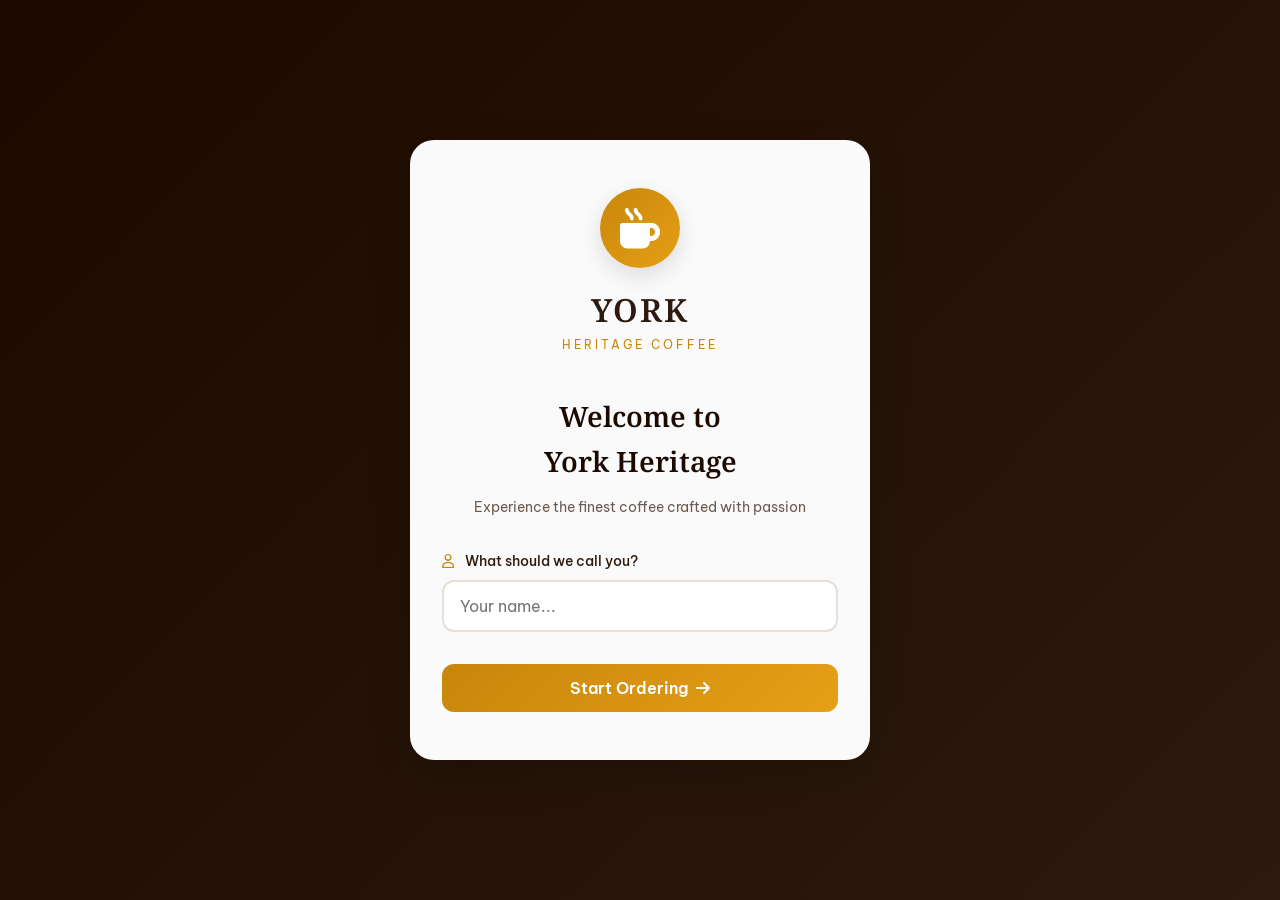
<file: index.html>
<!DOCTYPE html>
<html lang="id">
<head>
    <meta charset="UTF-8">
    <meta name="viewport" content="width=device-width, initial-scale=1.0, viewport-fit=cover">
    <title>York Heritage Cafe</title>
    <link rel="preconnect" href="https://fonts.googleapis.com">
    <link rel="preconnect" href="https://fonts.gstatic.com" crossorigin>
    <link href="https://fonts.googleapis.com/css2?family=Noto+Serif:wght@400;500;600;700&family=Be+Vietnam+Pro:wght@300;400;500;600&display=swap" rel="stylesheet">
    <link rel="stylesheet" href="https://cdnjs.cloudflare.com/ajax/libs/font-awesome/6.4.0/css/all.min.css">
    <link rel="stylesheet" href="css/style.css">
</head>
<body class="landing-page">
    <div class="welcome-container">
        <div class="welcome-card">
            <div class="logo-wrapper">
                <div class="logo-icon">
                    <i class="fa-solid fa-mug-hot"></i>
                </div>
                <h1 class="logo-text">YORK</h1>
                <p class="logo-tagline">Heritage Coffee</p>
            </div>
            
            <div class="welcome-content">
                <h2 class="welcome-title">Welcome to<br>York Heritage</h2>
                <p class="welcome-subtitle">Experience the finest coffee crafted with passion</p>
                
                <div class="input-group">
                    <label for="customerName">
                        <i class="fa-regular fa-user"></i>
                        What should we call you?
                    </label>
                    <input type="text" id="customerName" placeholder="Your name..." class="elegant-input" autocomplete="off">
                </div>
                
                <button id="startOrderBtn" class="btn-primary btn-large">
                    <span>Start Ordering</span>
                    <i class="fa-solid fa-arrow-right"></i>
                </button>
            </div>
        </div>
        
        <div class="decorative-elements">
            <div class="coffee-bean bean-1"></div>
            <div class="coffee-bean bean-2"></div>
        </div>
    </div>

    <script src="js/utils.js"></script>
    <script>
        // Handle start ordering
        document.getElementById('startOrderBtn')?.addEventListener('click', () => {
            const name = document.getElementById('customerName')?.value.trim();
            if (!name) {
                alert('Please enter your name to continue');
                return;
            }
            localStorage.setItem('customerName', name);
            window.location.href = 'menu.html';
        });
        
        document.getElementById('customerName')?.addEventListener('keypress', (e) => {
            if (e.key === 'Enter') {
                document.getElementById('startOrderBtn')?.click();
            }
        });
    </script>
</body>
</html>
</file>
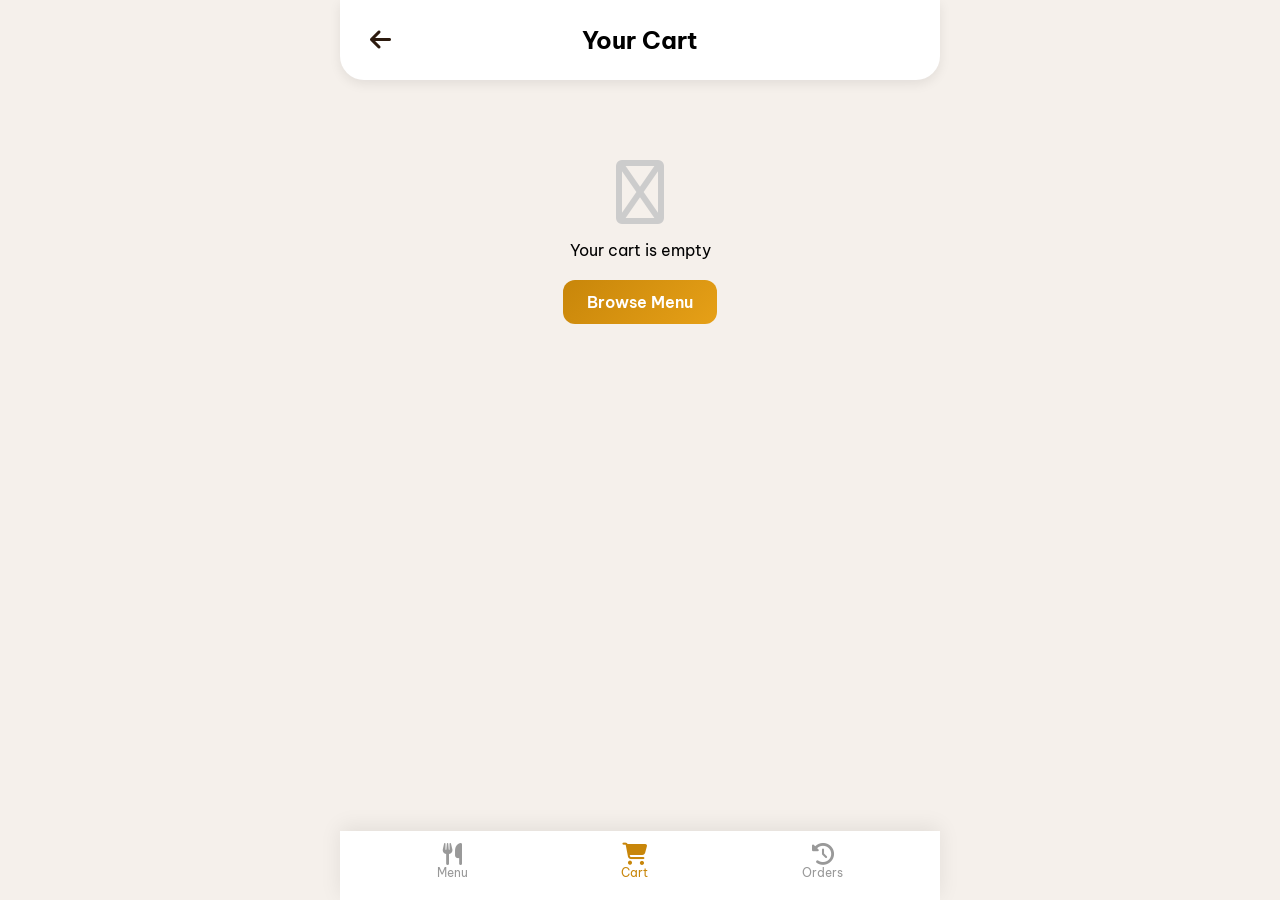
<file: cart.html>
<!DOCTYPE html>
<html lang="id">
<head>
    <meta charset="UTF-8">
    <meta name="viewport" content="width=device-width, initial-scale=1.0">
    <title>Your Cart - York Heritage</title>
    <link href="https://fonts.googleapis.com/css2?family=Noto+Serif:wght@400;500;600;700&family=Be+Vietnam+Pro:wght@300;400;500;600&display=swap" rel="stylesheet">
    <link rel="stylesheet" href="https://cdnjs.cloudflare.com/ajax/libs/font-awesome/6.4.0/css/all.min.css">
    <style>
        * { margin: 0; padding: 0; box-sizing: border-box; }
        :root {
            --primary: #C8860A;
            --secondary: #2C1A0E;
            --bg-neutral: #F5F0EB;
            --radius-md: 16px;
            --radius-sm: 12px;
            --shadow-sm: 0 4px 12px rgba(0,0,0,0.08);
        }
        body {
            font-family: 'Be Vietnam Pro', sans-serif;
            background: var(--bg-neutral);
        }
        .app-container {
            max-width: 600px;
            margin: 0 auto;
            background: var(--bg-neutral);
            min-height: 100vh;
            padding-bottom: 80px;
        }
        .cafe-header {
            background: white;
            padding: 20px;
            border-bottom-left-radius: 24px;
            border-bottom-right-radius: 24px;
            box-shadow: var(--shadow-sm);
            position: sticky;
            top: 0;
            z-index: 10;
        }
        .header-top {
            display: flex;
            justify-content: space-between;
            align-items: center;
        }
        .back-btn {
            background: none;
            border: none;
            font-size: 24px;
            cursor: pointer;
            color: var(--secondary);
            width: 40px;
            height: 40px;
            border-radius: 50%;
            transition: background 0.3s;
        }
        .back-btn:hover {
            background: var(--bg-neutral);
        }
        .cart-items-container {
            padding: 20px;
            min-height: 300px;
        }
        .cart-item {
            background: white;
            border-radius: var(--radius-md);
            padding: 16px;
            margin-bottom: 12px;
            display: flex;
            justify-content: space-between;
            align-items: center;
            box-shadow: var(--shadow-sm);
        }
        .cart-item-info {
            flex: 1;
        }
        .cart-item-info h4 {
            font-size: 16px;
            margin-bottom: 4px;
        }
        .cart-item-price {
            color: var(--primary);
            font-weight: 600;
        }
        .item-notes {
            color: #999;
            font-size: 12px;
            display: block;
            margin-top: 4px;
        }
        .quantity-controls {
            display: flex;
            align-items: center;
            gap: 12px;
        }
        .quantity-btn {
            width: 32px;
            height: 32px;
            border-radius: 50%;
            border: 1px solid #E8E0D8;
            background: white;
            cursor: pointer;
            transition: all 0.2s;
        }
        .quantity-btn:hover {
            background: var(--primary);
            color: white;
            border-color: var(--primary);
        }
        .remove-btn {
            background: none;
            border: none;
            color: #f44336;
            cursor: pointer;
            padding: 8px;
            font-size: 16px;
            transition: transform 0.2s;
        }
        .remove-btn:hover {
            transform: scale(1.1);
        }
        .cart-summary {
            background: white;
            border-radius: var(--radius-lg);
            margin: 20px;
            padding: 20px;
            box-shadow: var(--shadow-sm);
        }
        .total-row {
            display: flex;
            justify-content: space-between;
            padding: 12px 0;
            border-bottom: 1px solid #E8E0D8;
        }
        .grand-total {
            font-size: 18px;
            font-weight: 700;
            border-bottom: none;
            padding-top: 16px;
            color: var(--secondary);
        }
        .btn-primary {
            width: 100%;
            padding: 14px 24px;
            background: linear-gradient(135deg, var(--primary), #E6A017);
            color: white;
            border: none;
            border-radius: var(--radius-sm);
            font-family: 'Be Vietnam Pro', sans-serif;
            font-weight: 600;
            font-size: 16px;
            cursor: pointer;
            transition: all 0.3s;
            margin-top: 20px;
        }
        .btn-primary:hover {
            transform: translateY(-2px);
            box-shadow: var(--shadow-sm);
        }
        .btn-primary:disabled {
            opacity: 0.5;
            cursor: not-allowed;
        }
        .empty-cart {
            text-align: center;
            padding: 60px 20px;
        }
        .empty-cart i {
            font-size: 64px;
            color: #ccc;
            margin-bottom: 16px;
        }
        .bottom-nav {
            position: fixed;
            bottom: 0;
            left: 0;
            right: 0;
            background: white;
            display: flex;
            justify-content: space-around;
            padding: 12px 20px 20px;
            max-width: 600px;
            margin: 0 auto;
            z-index: 100;
            box-shadow: 0 -4px 20px rgba(0,0,0,0.08);
        }
        .nav-item {
            display: flex;
            flex-direction: column;
            align-items: center;
            text-decoration: none;
            color: #999;
            transition: color 0.3s;
        }
        .nav-item.active {
            color: var(--primary);
        }
        .nav-item i {
            font-size: 22px;
        }
        .nav-item span {
            font-size: 12px;
        }
        .toast {
            position: fixed;
            bottom: 100px;
            left: 50%;
            transform: translateX(-50%);
            background: white;
            padding: 12px 20px;
            border-radius: 50px;
            box-shadow: 0 4px 12px rgba(0,0,0,0.15);
            z-index: 2000;
            animation: slideUp 0.3s ease-out;
        }
        @keyframes slideUp {
            from { opacity: 0; transform: translateX(-50%) translateY(20px); }
            to { opacity: 1; transform: translateX(-50%) translateY(0); }
        }
    </style>
</head>
<body>
    <div class="app-container">
        <header class="cafe-header">
            <div class="header-top">
                <button class="back-btn" onclick="history.back()">
                    <i class="fa-solid fa-arrow-left"></i>
                </button>
                <h2>Your Cart</h2>
                <div style="width: 40px;"></div>
            </div>
        </header>

        <div id="cartItems" class="cart-items-container">
            <div class="loading-spinner">
                <i class="fa-solid fa-spinner fa-spin"></i>
                <p>Loading cart...</p>
            </div>
        </div>

        <div class="cart-summary" id="cartSummary" style="display: none;">
            <div class="total-row">
                <span>Subtotal</span>
                <span id="subtotal">Rp 0</span>
            </div>
            <div class="total-row">
                <span>Service (5%)</span>
                <span id="serviceCharge">Rp 0</span>
            </div>
            <div class="total-row grand-total">
                <span>Total</span>
                <span id="grandTotal">Rp 0</span>
            </div>
            <button id="checkoutBtn" class="btn-primary">
                Proceed to Checkout
                <i class="fa-solid fa-arrow-right"></i>
            </button>
        </div>

        <nav class="bottom-nav">
            <a href="menu.html" class="nav-item">
                <i class="fa-solid fa-utensils"></i>
                <span>Menu</span>
            </a>
            <a href="cart.html" class="nav-item active">
                <i class="fa-solid fa-cart-shopping"></i>
                <span>Cart</span>
            </a>
            <a href="orders.html" class="nav-item">
                <i class="fa-solid fa-clock-rotate-left"></i>
                <span>Orders</span>
            </a>
        </nav>
    </div>

    <script>
        // ============ CART FUNCTIONS ============
        const CART_KEY = 'york_cart';
        
        function getCart() {
            const cart = localStorage.getItem(CART_KEY);
            return cart ? JSON.parse(cart) : [];
        }
        
        function saveCart(cart) {
            localStorage.setItem(CART_KEY, JSON.stringify(cart));
            updateCartBadge();
            displayCart();
        }
        
        function updateCartBadge() {
            const cart = getCart();
            const totalItems = cart.reduce((sum, item) => sum + item.quantity, 0);
            const badge = document.getElementById('cartBadge');
            if (badge) {
                badge.textContent = totalItems;
                badge.style.display = totalItems > 0 ? 'flex' : 'none';
            }
        }
        
        function formatPrice(price) {
            return new Intl.NumberFormat('id-ID').format(price);
        }
        
        function showToast(message, isError = false) {
            const toast = document.createElement('div');
            toast.className = 'toast';
            toast.style.background = isError ? '#ffebee' : '#e8f5e9';
            toast.style.color = isError ? '#c62828' : '#2e7d32';
            toast.innerHTML = message;
            document.body.appendChild(toast);
            setTimeout(() => toast.remove(), 3000);
        }
        
        function displayCart() {
            const cart = getCart();
            const container = document.getElementById('cartItems');
            const summaryDiv = document.getElementById('cartSummary');
            
            if (!cart || cart.length === 0) {
                container.innerHTML = `
                    <div class="empty-cart">
                        <i class="fa-regular fa-cart-shopping"></i>
                        <p>Your cart is empty</p>
                        <a href="menu.html" class="btn-primary" style="display: inline-block; width: auto; padding: 12px 24px; text-decoration: none;">Browse Menu</a>
                    </div>
                `;
                summaryDiv.style.display = 'none';
                return;
            }
            
            container.innerHTML = cart.map((item, index) => `
                <div class="cart-item" data-index="${index}">
                    <div class="cart-item-info">
                        <h4>${escapeHtml(item.name)}</h4>
                        <p class="cart-item-price">Rp ${formatPrice(item.price)}</p>
                        ${item.notes ? `<small class="item-notes">Note: ${escapeHtml(item.notes)}</small>` : ''}
                    </div>
                    <div class="quantity-controls">
                        <button class="quantity-btn" onclick="updateQuantity(${index}, -1)">-</button>
                        <span style="min-width: 30px; text-align: center;">${item.quantity}</span>
                        <button class="quantity-btn" onclick="updateQuantity(${index}, 1)">+</button>
                        <button class="remove-btn" onclick="removeFromCart(${index})">
                            <i class="fa-regular fa-trash-alt"></i>
                        </button>
                    </div>
                </div>
            `).join('');
            
            summaryDiv.style.display = 'block';
            updateCartTotals();
        }
        
        function updateCartTotals() {
            const cart = getCart();
            const subtotal = cart.reduce((sum, item) => sum + (item.price * item.quantity), 0);
            const service = subtotal * 0.05;
            const total = subtotal + service;
            
            document.getElementById('subtotal').textContent = `Rp ${formatPrice(subtotal)}`;
            document.getElementById('serviceCharge').textContent = `Rp ${formatPrice(service)}`;
            document.getElementById('grandTotal').textContent = `Rp ${formatPrice(total)}`;
        }
        
        function updateQuantity(index, delta) {
            const cart = getCart();
            const newQuantity = cart[index].quantity + delta;
            
            if (newQuantity <= 0) {
                cart.splice(index, 1);
            } else {
                cart[index].quantity = newQuantity;
            }
            
            saveCart(cart);
        }
        
        function removeFromCart(index) {
            const cart = getCart();
            cart.splice(index, 1);
            saveCart(cart);
            showToast('Item removed from cart');
        }
        
        function escapeHtml(text) {
            if (!text) return '';
            const div = document.createElement('div');
            div.textContent = text;
            return div.innerHTML;
        }
        
        // ============ CHECKOUT ============
        document.getElementById('checkoutBtn')?.addEventListener('click', () => {
            const cart = getCart();
            if (cart.length === 0) {
                showToast('Your cart is empty', true);
                return;
            }
            window.location.href = 'checkout.html';
        });
        
        // Initialize
        displayCart();
        
        // Make functions global for onclick
        window.updateQuantity = updateQuantity;
        window.removeFromCart = removeFromCart;
    </script>
</body>
</html>
</file>
<file: css/style.css>
/* Global Variables & Reset */
:root {
    --primary: #C8860A;
    --secondary: #2C1A0E;
    --tertiary: #1C0A00;
    --bg-neutral: #F5F0EB;
    --text-dark: #1a1a1a;
    --text-light: #6B5B4F;
    --shadow-sm: 0 4px 12px rgba(0,0,0,0.08);
    --shadow-md: 0 8px 24px rgba(0,0,0,0.12);
    --shadow-lg: 0 16px 40px rgba(0,0,0,0.16);
    --radius-sm: 12px;
    --radius-md: 16px;
    --radius-lg: 24px;
    --transition: all 0.3s cubic-bezier(0.4, 0, 0.2, 1);
}

* {
    margin: 0;
    padding: 0;
    box-sizing: border-box;
}

body {
    font-family: 'Be Vietnam Pro', sans-serif;
    background: var(--bg-neutral);
    color: var(--text-dark);
    line-height: 1.6;
    min-height: 100vh;
}

/* Typography */
h1, h2, h3, h4, .logo-text, .cafe-name {
    font-family: 'Noto Serif', serif;
    font-weight: 600;
}

/* Landing Page Styles */
.landing-page {
    background: linear-gradient(135deg, var(--tertiary) 0%, var(--secondary) 100%);
    display: flex;
    align-items: center;
    justify-content: center;
    min-height: 100vh;
    position: relative;
    overflow: hidden;
}

.welcome-container {
    width: 100%;
    max-width: 500px;
    padding: 20px;
    position: relative;
    z-index: 2;
}

.welcome-card {
    background: rgba(255, 255, 255, 0.98);
    border-radius: var(--radius-lg);
    padding: 48px 32px;
    box-shadow: var(--shadow-lg);
    backdrop-filter: blur(10px);
    animation: slideUp 0.6s ease-out;
}

@keyframes slideUp {
    from {
        opacity: 0;
        transform: translateY(30px);
    }
    to {
        opacity: 1;
        transform: translateY(0);
    }
}

.logo-wrapper {
    text-align: center;
    margin-bottom: 40px;
}

.logo-icon {
    width: 80px;
    height: 80px;
    background: linear-gradient(135deg, var(--primary), #E6A017);
    border-radius: 50%;
    display: flex;
    align-items: center;
    justify-content: center;
    margin: 0 auto 16px;
    box-shadow: var(--shadow-md);
}

.logo-icon i {
    font-size: 40px;
    color: white;
}

.logo-text {
    font-size: 32px;
    color: var(--secondary);
    letter-spacing: 2px;
}

.logo-tagline {
    color: var(--primary);
    font-size: 12px;
    letter-spacing: 3px;
    text-transform: uppercase;
}

.welcome-title {
    font-size: 28px;
    text-align: center;
    margin-bottom: 12px;
    color: var(--tertiary);
}

.welcome-subtitle {
    text-align: center;
    color: var(--text-light);
    margin-bottom: 32px;
    font-size: 14px;
}

.input-group {
    margin-bottom: 32px;
}

.input-group label {
    display: block;
    margin-bottom: 8px;
    color: var(--secondary);
    font-weight: 500;
    font-size: 14px;
}

.input-group label i {
    margin-right: 8px;
    color: var(--primary);
}

.elegant-input {
    width: 100%;
    padding: 14px 16px;
    border: 2px solid #E8E0D8;
    border-radius: var(--radius-sm);
    font-family: 'Be Vietnam Pro', sans-serif;
    font-size: 16px;
    transition: var(--transition);
    background: white;
}

.elegant-input:focus {
    outline: none;
    border-color: var(--primary);
    box-shadow: 0 0 0 3px rgba(200, 134, 10, 0.1);
}

.btn-primary {
    width: 100%;
    padding: 14px 24px;
    background: linear-gradient(135deg, var(--primary), #E6A017);
    color: white;
    border: none;
    border-radius: var(--radius-sm);
    font-family: 'Be Vietnam Pro', sans-serif;
    font-weight: 600;
    font-size: 16px;
    cursor: pointer;
    transition: var(--transition);
    display: flex;
    align-items: center;
    justify-content: center;
    gap: 8px;
}

.btn-primary:hover {
    transform: translateY(-2px);
    box-shadow: var(--shadow-md);
}

/* App Container */
.app-container {
    max-width: 600px;
    margin: 0 auto;
    background: var(--bg-neutral);
    min-height: 100vh;
    position: relative;
    padding-bottom: 80px;
}

/* Cafe Header */
.cafe-header {
    background: white;
    padding: 20px;
    border-bottom-left-radius: var(--radius-lg);
    border-bottom-right-radius: var(--radius-lg);
    box-shadow: var(--shadow-sm);
    position: sticky;
    top: 0;
    z-index: 10;
}

.header-top {
    display: flex;
    justify-content: space-between;
    align-items: center;
    margin-bottom: 16px;
}

.cafe-name {
    font-size: 20px;
    color: var(--secondary);
}

.cafe-location {
    font-size: 12px;
    color: var(--text-light);
}

.customer-badge {
    background: var(--bg-neutral);
    padding: 8px 12px;
    border-radius: 20px;
    font-size: 14px;
    color: var(--secondary);
}

.customer-badge i {
    margin-right: 6px;
    color: var(--primary);
}

/* Search */
.search-container {
    position: relative;
}

.search-container i {
    position: absolute;
    left: 14px;
    top: 50%;
    transform: translateY(-50%);
    color: var(--text-light);
}

.search-input {
    width: 100%;
    padding: 12px 16px 12px 42px;
    border: 1px solid #E8E0D8;
    border-radius: var(--radius-sm);
    font-family: 'Be Vietnam Pro', sans-serif;
    font-size: 14px;
    transition: var(--transition);
}

.search-input:focus {
    outline: none;
    border-color: var(--primary);
}

/* Category Tabs */
.category-tabs {
    display: flex;
    gap: 12px;
    padding: 20px;
    background: var(--bg-neutral);
    position: sticky;
    top: 110px;
    z-index: 9;
    overflow-x: auto;
}

.tab-btn {
    padding: 10px 20px;
    background: white;
    border: none;
    border-radius: 30px;
    font-family: 'Be Vietnam Pro', sans-serif;
    font-weight: 500;
    cursor: pointer;
    transition: var(--transition);
    white-space: nowrap;
    color: var(--text-light);
}

.tab-btn.active {
    background: var(--primary);
    color: white;
    box-shadow: var(--shadow-sm);
}

/* Menu Grid */
.menu-grid {
    padding: 0 20px 100px 20px;
    display: grid;
    gap: 16px;
}

.menu-card {
    background: white;
    border-radius: var(--radius-md);
    overflow: hidden;
    display: flex;
    gap: 16px;
    padding: 12px;
    transition: var(--transition);
    cursor: pointer;
    box-shadow: var(--shadow-sm);
}

.menu-card:hover {
    transform: translateY(-4px);
    box-shadow: var(--shadow-md);
}

.menu-image {
    width: 80px;
    height: 80px;
    border-radius: var(--radius-sm);
    object-fit: cover;
    background: var(--bg-neutral);
}

.menu-info {
    flex: 1;
}

.menu-name {
    font-weight: 600;
    font-size: 16px;
    margin-bottom: 4px;
    color: var(--secondary);
}

.menu-price {
    color: var(--primary);
    font-weight: 600;
    font-size: 15px;
}

.add-to-cart-btn {
    background: var(--primary);
    color: white;
    border: none;
    width: 36px;
    height: 36px;
    border-radius: 50%;
    cursor: pointer;
    transition: var(--transition);
    align-self: center;
}

.add-to-cart-btn:hover {
    transform: scale(1.1);
    background: #E6A017;
}

/* Floating Cart */
.floating-cart {
    position: fixed;
    bottom: 90px;
    right: 20px;
    width: 56px;
    height: 56px;
    background: var(--primary);
    border: none;
    border-radius: 50%;
    color: white;
    font-size: 24px;
    cursor: pointer;
    box-shadow: var(--shadow-lg);
    transition: var(--transition);
    z-index: 100;
}

.floating-cart:hover {
    transform: scale(1.1);
}

.cart-badge {
    position: absolute;
    top: -5px;
    right: -5px;
    background: var(--secondary);
    color: white;
    font-size: 12px;
    padding: 4px 8px;
    border-radius: 20px;
    min-width: 20px;
}

/* Bottom Navigation */
.bottom-nav {
    position: fixed;
    bottom: 0;
    left: 0;
    right: 0;
    background: white;
    display: flex;
    justify-content: space-around;
    padding: 12px 20px 20px;
    box-shadow: 0 -4px 20px rgba(0,0,0,0.08);
    max-width: 600px;
    margin: 0 auto;
    z-index: 100;
}

.nav-item {
    display: flex;
    flex-direction: column;
    align-items: center;
    gap: 4px;
    text-decoration: none;
    color: var(--text-light);
    transition: var(--transition);
}

.nav-item.active {
    color: var(--primary);
}

.nav-item i {
    font-size: 22px;
}

.nav-item span {
    font-size: 12px;
}

/* Modal */
.modal {
    display: none;
    position: fixed;
    top: 0;
    left: 0;
    right: 0;
    bottom: 0;
    background: rgba(0,0,0,0.8);
    z-index: 1000;
    align-items: center;
    justify-content: center;
    padding: 20px;
}

.modal-content {
    background: white;
    border-radius: var(--radius-lg);
    max-width: 500px;
    width: 100%;
    max-height: 90vh;
    overflow-y: auto;
    position: relative;
    animation: slideUp 0.3s ease-out;
}

.modal-close {
    position: absolute;
    top: 16px;
    right: 16px;
    background: white;
    border: none;
    font-size: 28px;
    cursor: pointer;
    width: 36px;
    height: 36px;
    border-radius: 50%;
    display: flex;
    align-items: center;
    justify-content: center;
    z-index: 1;
}

/* Cart Items */
.cart-item {
    background: white;
    border-radius: var(--radius-md);
    padding: 16px;
    margin-bottom: 12px;
    display: flex;
    justify-content: space-between;
    align-items: center;
    box-shadow: var(--shadow-sm);
}

.cart-item-info h4 {
    font-size: 16px;
    margin-bottom: 4px;
}

.cart-item-price {
    color: var(--primary);
    font-weight: 600;
}

.quantity-controls {
    display: flex;
    align-items: center;
    gap: 12px;
}

.quantity-btn {
    width: 32px;
    height: 32px;
    border-radius: 50%;
    border: 1px solid #E8E0D8;
    background: white;
    cursor: pointer;
    transition: var(--transition);
}

/* Waiting Order Page */
.waiting-container {
    max-width: 600px;
    margin: 0 auto;
    min-height: 100vh;
    background: linear-gradient(135deg, var(--tertiary), var(--secondary));
    padding: 40px 20px;
}

.order-status-card {
    background: white;
    border-radius: var(--radius-lg);
    padding: 32px;
    text-align: center;
}

.status-icon {
    width: 80px;
    height: 80px;
    margin: 0 auto 24px;
    background: var(--bg-neutral);
    border-radius: 50%;
    display: flex;
    align-items: center;
    justify-content: center;
}

.status-icon i {
    font-size: 40px;
    color: var(--primary);
}

.status-badge {
    display: inline-block;
    padding: 8px 20px;
    border-radius: 30px;
    font-weight: 600;
    margin: 16px 0;
}

.status-pending {
    background: #FFF3E0;
    color: #FF9800;
}

.status-processing {
    background: #E3F2FD;
    color: #2196F3;
}

.status-completed {
    background: #E8F5E9;
    color: #4CAF50;
}

/* Animations */
@keyframes spin {
    to { transform: rotate(360deg); }
}

.loading-spinner {
    text-align: center;
    padding: 40px;
}

.loading-spinner i {
    font-size: 40px;
    color: var(--primary);
    animation: spin 1s linear infinite;
}

/* Responsive *
@media (max-width: 480px) {
    .menu-card {
        padding: 10px;
    }
    
    .menu-image {
        width: 70px;
        height: 70px;
    }
    
    .welcome-card {
        padding: 32px 24px;
    }
}

/* Glassmorphism */
.glass-card {
    background: rgba(255, 255, 255, 0.95);
    backdrop-filter: blur(10px);
    border: 1px solid rgba(255, 255, 255, 0.2);
}
</file>
